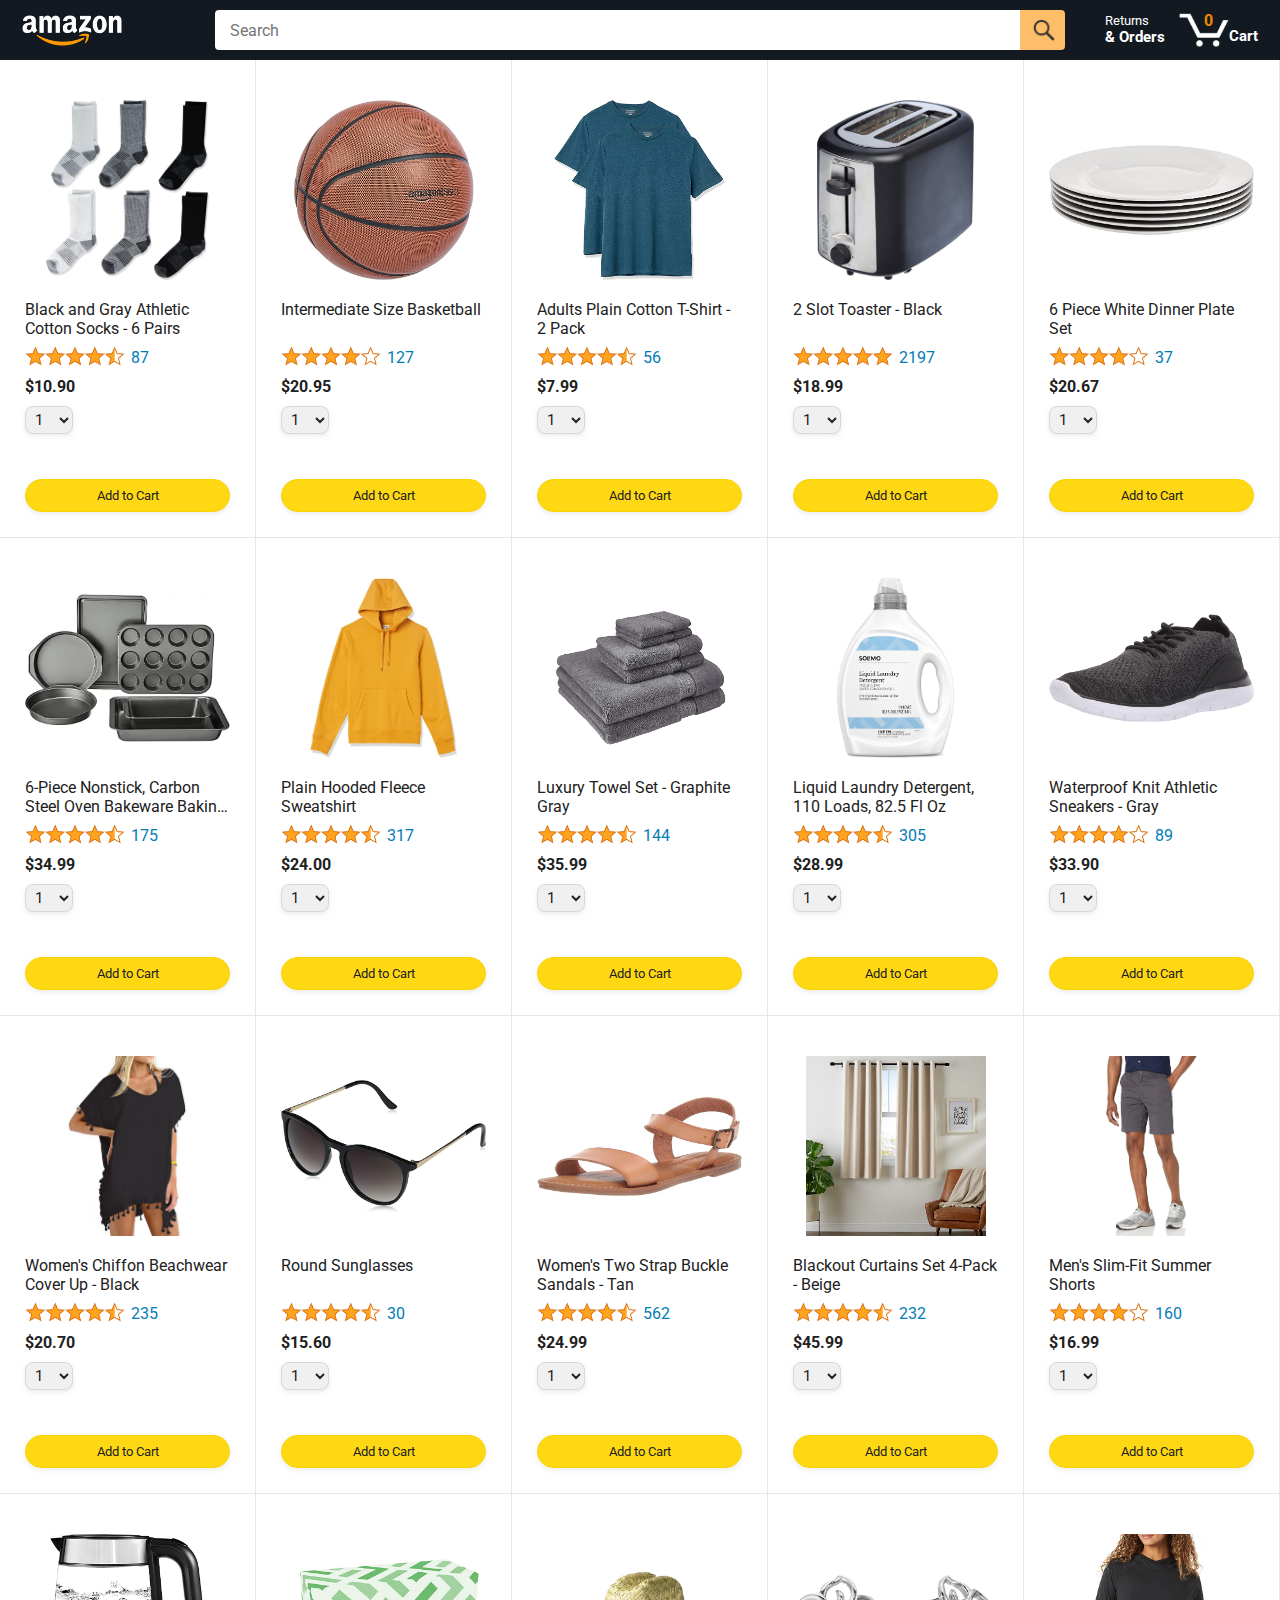
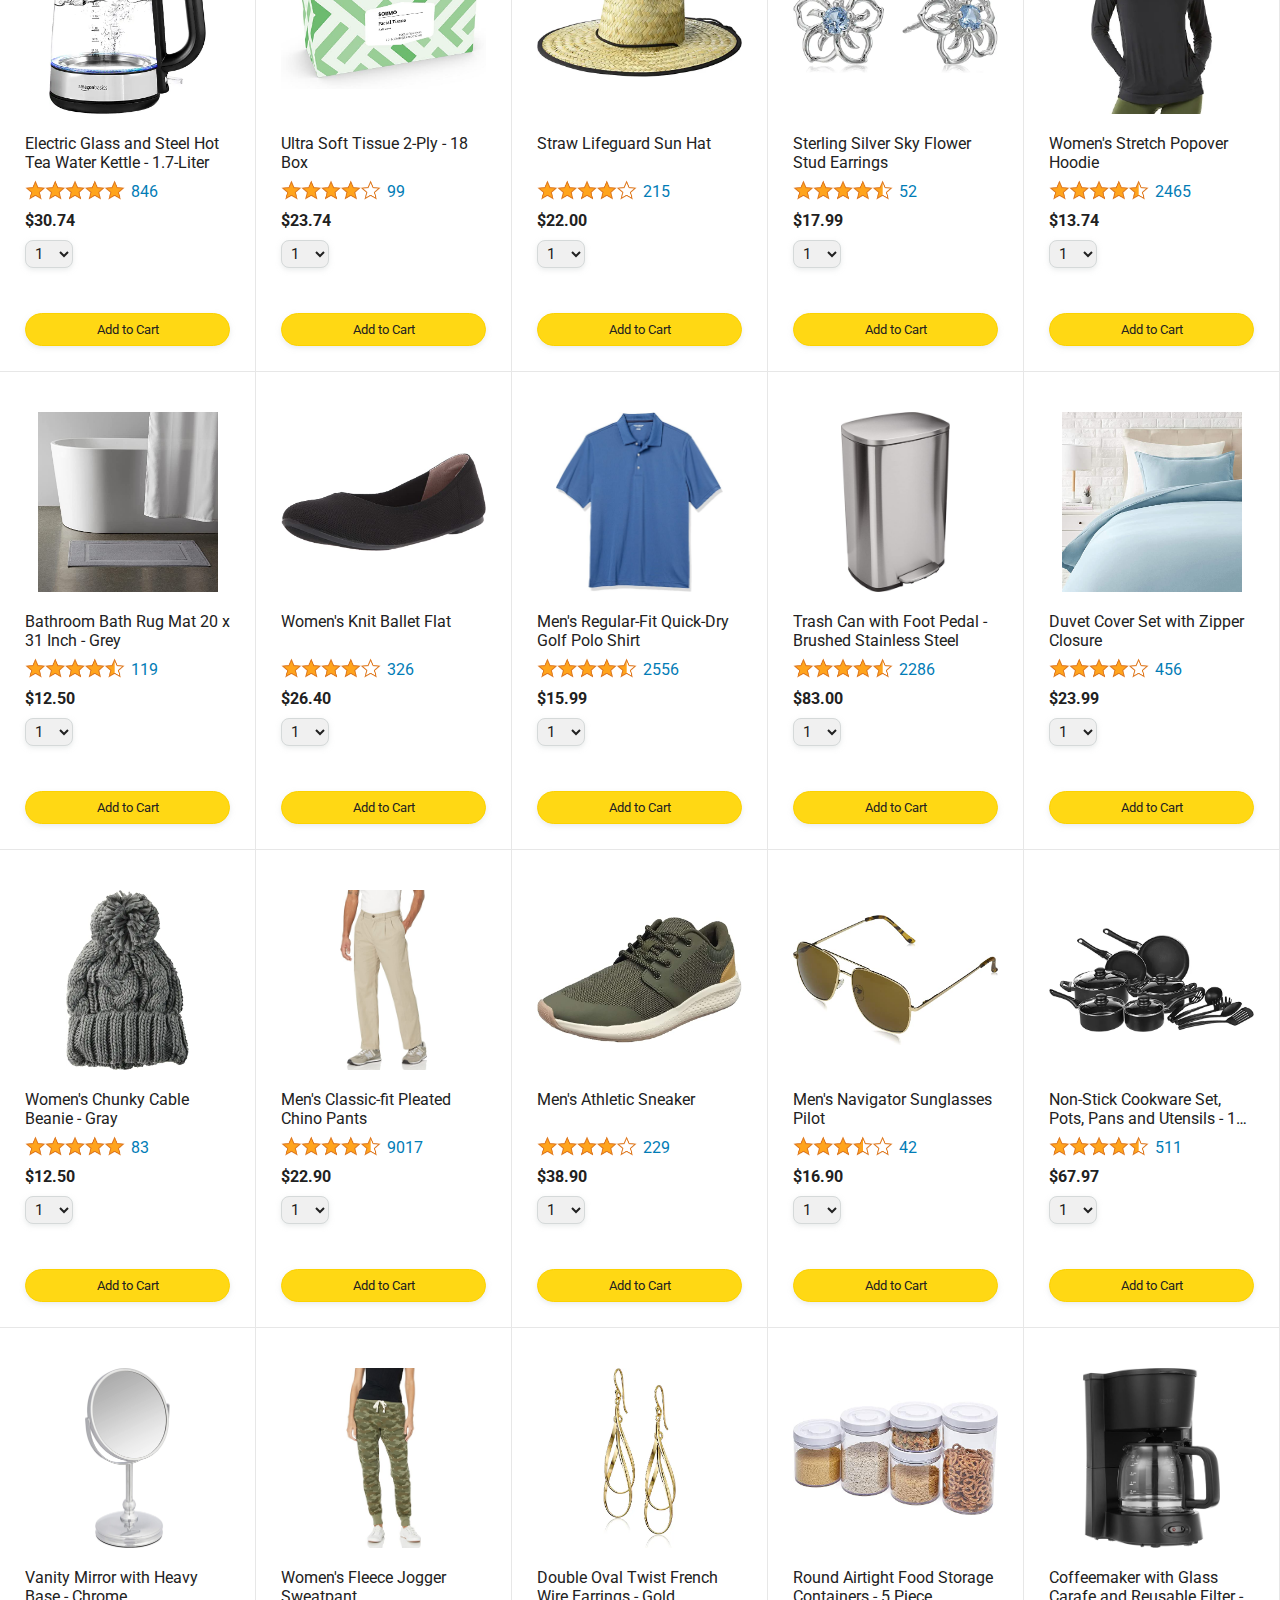
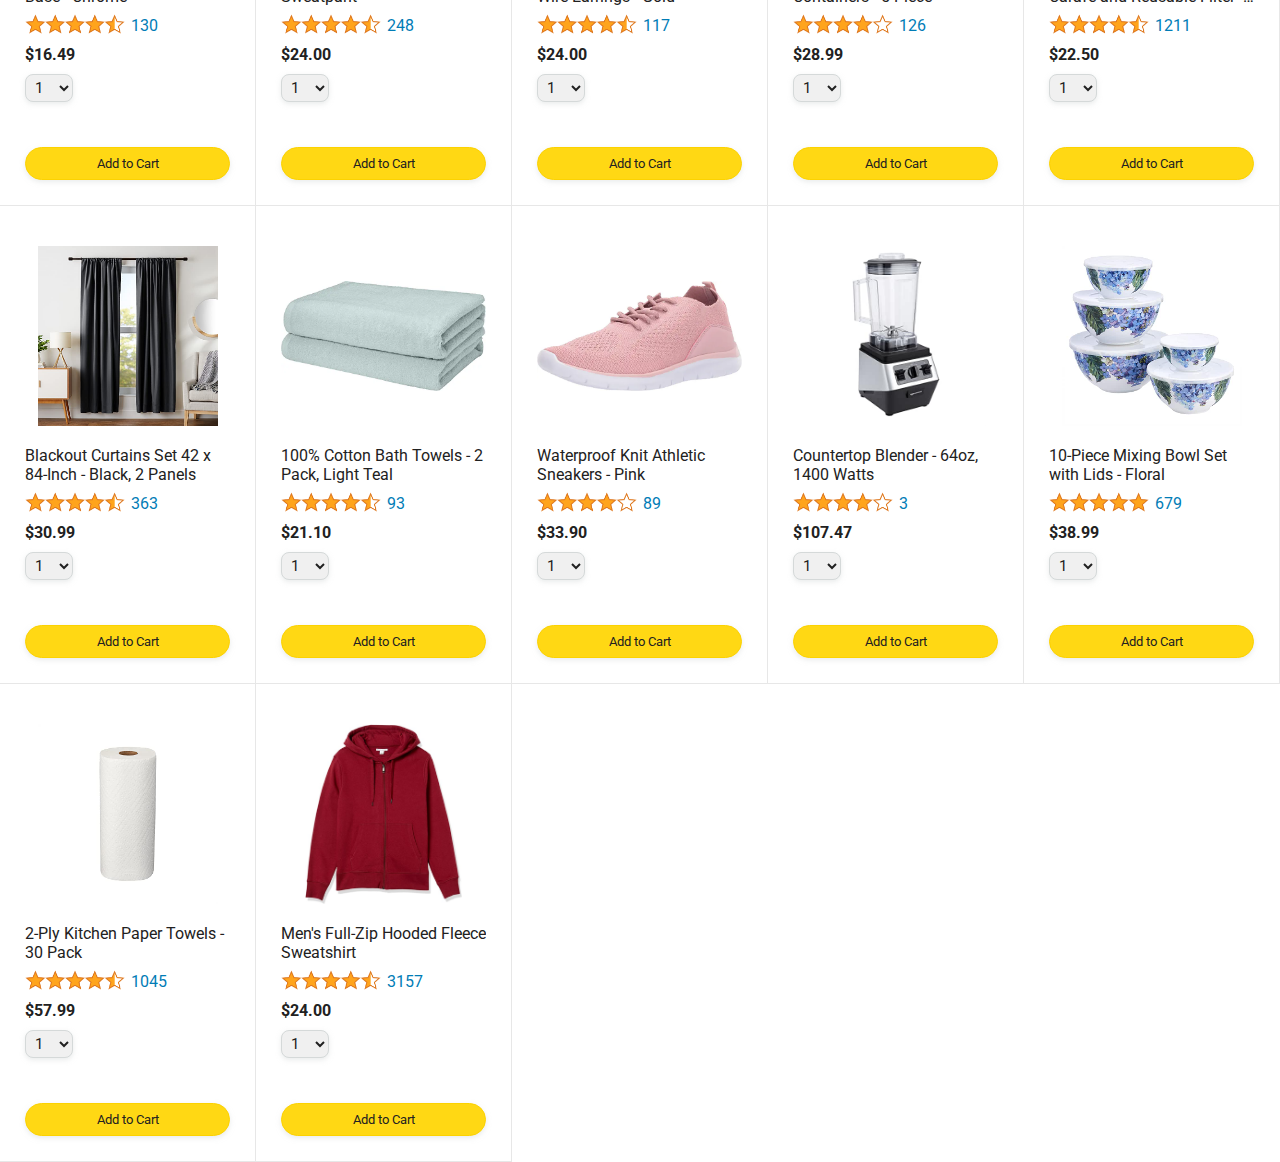
<file: index.html>
<!DOCTYPE html>
<html>
  <head>
    <title>Amazon Project</title>

    <!-- This code is needed for responsive design to work.
      (Responsive design = make the website look good on
      smaller screen sizes like a phone or a tablet). -->
    <meta name="viewport" content="width=device-width, initial-scale=1">

    <!-- Load a font called Roboto from Google Fonts. -->
    <link rel="preconnect" href="https://fonts.googleapis.com">
    <link rel="preconnect" href="https://fonts.gstatic.com" crossorigin>
    <link href="https://fonts.googleapis.com/css2?family=Roboto:wght@400;500;700&display=swap" rel="stylesheet">

    <!-- Here are the CSS files for this page. -->
    <link rel="stylesheet" href="styles/shared/general.css">
    <link rel="stylesheet" href="styles/shared/amazon-header.css">
    <link rel="stylesheet" href="styles/pages/amazon.css">
  </head>
  <body>
    <div class="amazon-header">
      <div class="amazon-header-left-section">
        <a href="index.html" class="header-link">
          <img class="amazon-logo"
            src="images/amazon-logo-white.png">
          <img class="amazon-mobile-logo"
            src="images/amazon-mobile-logo-white.png">
        </a>
      </div>

      <div class="amazon-header-middle-section">
        <input class="search-bar" type="text" placeholder="Search">

        <button class="search-button">
          <img class="search-icon" src="images/icons/search-icon.png">
        </button>
      </div>

      <div class="amazon-header-right-section">
        <a class="orders-link header-link" href="orders.html">
          <span class="returns-text">Returns</span>
          <span class="orders-text">& Orders</span>
        </a>

        <a class="cart-link header-link" href="checkout.html">
          <img class="cart-icon" src="images/icons/cart-icon.png">
          <div class="cart-quantity js-cart-quantity"></div>
          <div class="cart-text">Cart</div>
        </a>
      </div>
    </div>
    
    <div class="main">
      <div class="products-grid js-products-grid"></div>
    </div>

    <script type="module" src="Scripts/amazon.js"></script>
  </body>
</html>
</file>
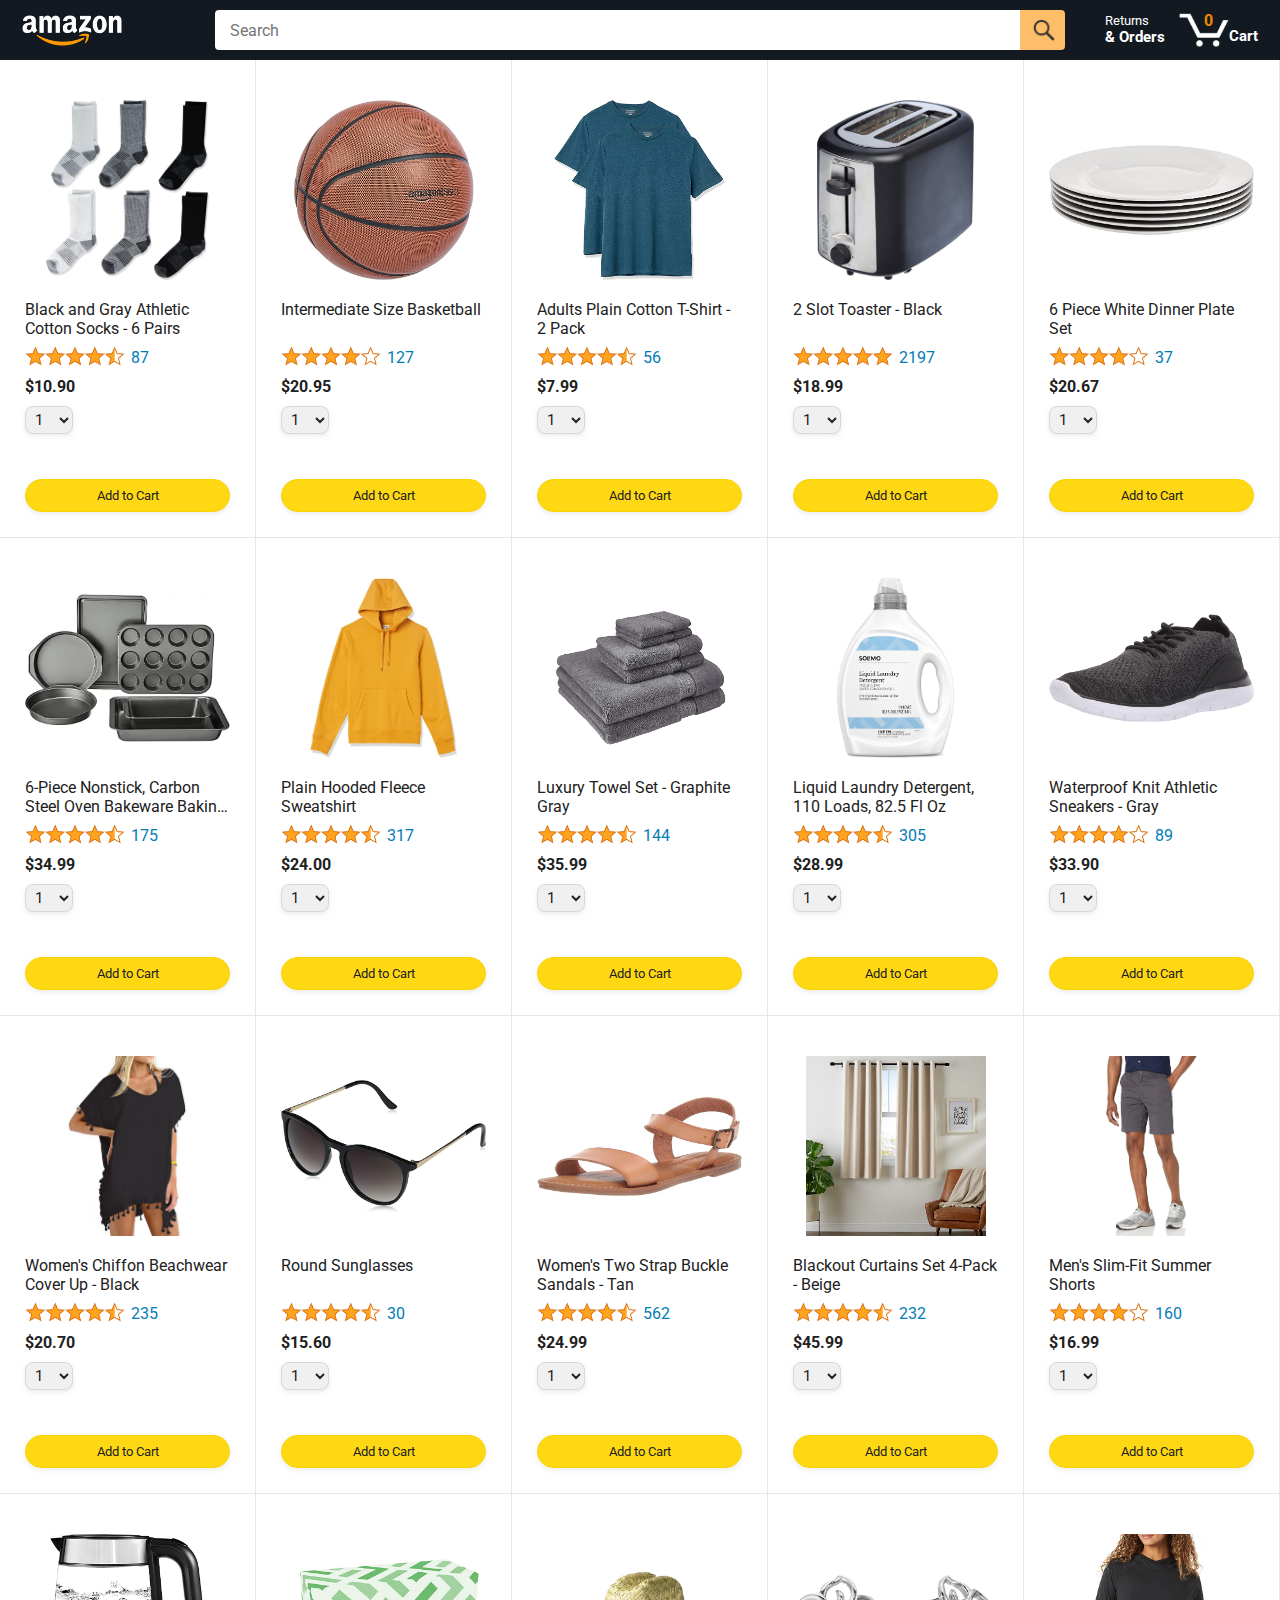
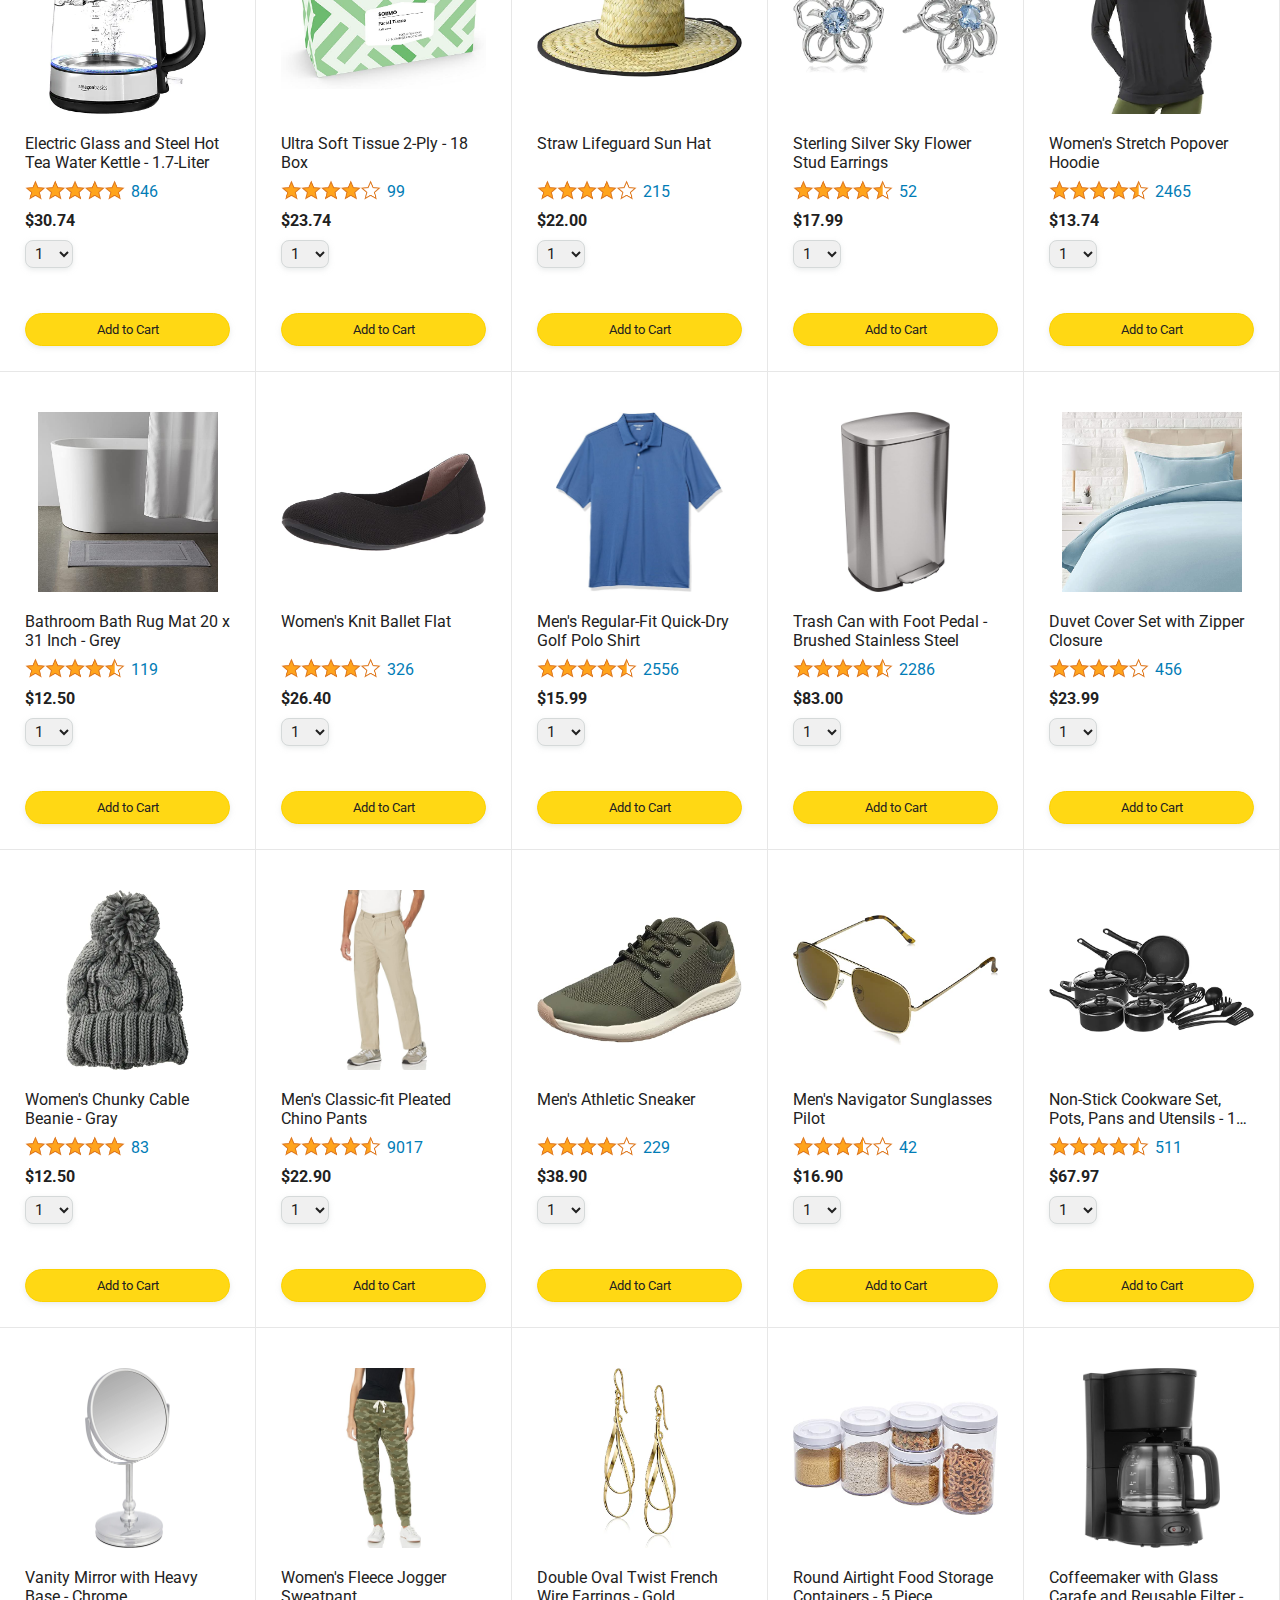
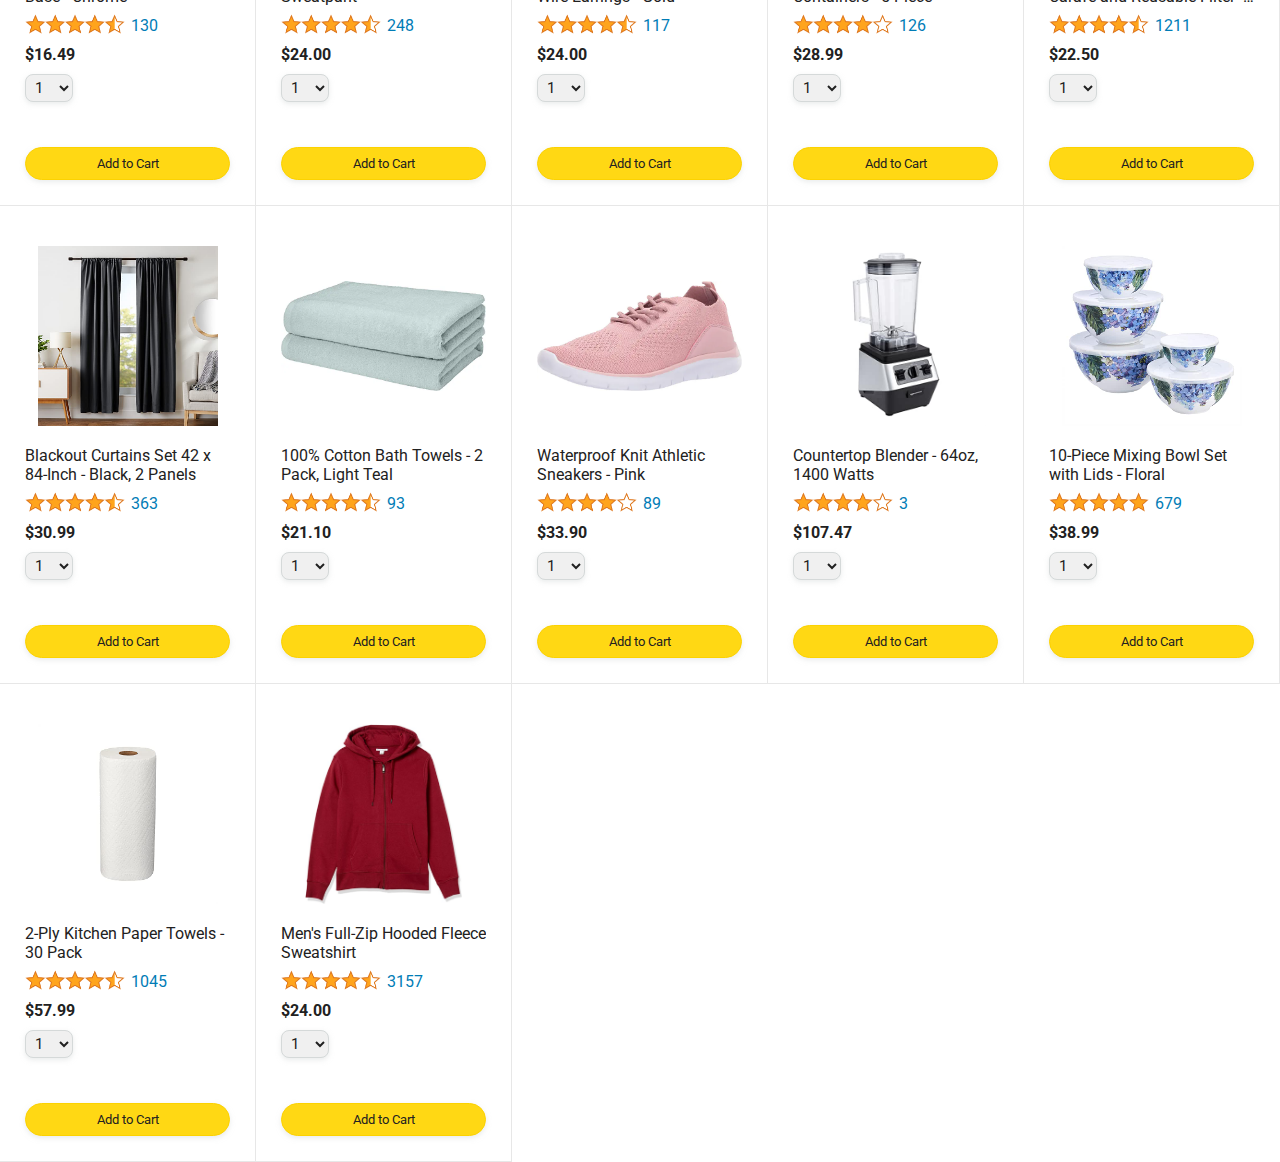
<file: amazon.html>
<!DOCTYPE html>
<html>
  <head>
    <title>Amazon Project</title>

    <!-- This code is needed for responsive design to work.
      (Responsive design = make the website look good on
      smaller screen sizes like a phone or a tablet). -->
    <meta name="viewport" content="width=device-width, initial-scale=1">

    <!-- Load a font called Roboto from Google Fonts. -->
    <link rel="preconnect" href="https://fonts.googleapis.com">
    <link rel="preconnect" href="https://fonts.gstatic.com" crossorigin>
    <link href="https://fonts.googleapis.com/css2?family=Roboto:wght@400;500;700&display=swap" rel="stylesheet">

    <!-- Here are the CSS files for this page. -->
    <link rel="stylesheet" href="styles/shared/general.css">
    <link rel="stylesheet" href="styles/shared/amazon-header.css">
    <link rel="stylesheet" href="styles/pages/amazon.css">
  </head>
  <body>
    <div class="amazon-header">
      <div class="amazon-header-left-section">
        <a href="amazon.html" class="header-link">
          <img class="amazon-logo"
            src="images/amazon-logo-white.png">
          <img class="amazon-mobile-logo"
            src="images/amazon-mobile-logo-white.png">
        </a>
      </div>

      <div class="amazon-header-middle-section">
        <input class="search-bar" type="text" placeholder="Search">

        <button class="search-button">
          <img class="search-icon" src="images/icons/search-icon.png">
        </button>
      </div>

      <div class="amazon-header-right-section">
        <a class="orders-link header-link" href="orders.html">
          <span class="returns-text">Returns</span>
          <span class="orders-text">& Orders</span>
        </a>

        <a class="cart-link header-link" href="checkout.html">
          <img class="cart-icon" src="images/icons/cart-icon.png">
          <div class="cart-quantity js-cart-quantity"></div>
          <div class="cart-text">Cart</div>
        </a>
      </div>
    </div>
    
    <div class="main">
      <div class="products-grid js-products-grid"></div>
    </div>

    <script type="module" src="Scripts/amazon.js"></script>
  </body>
</html>
</file>
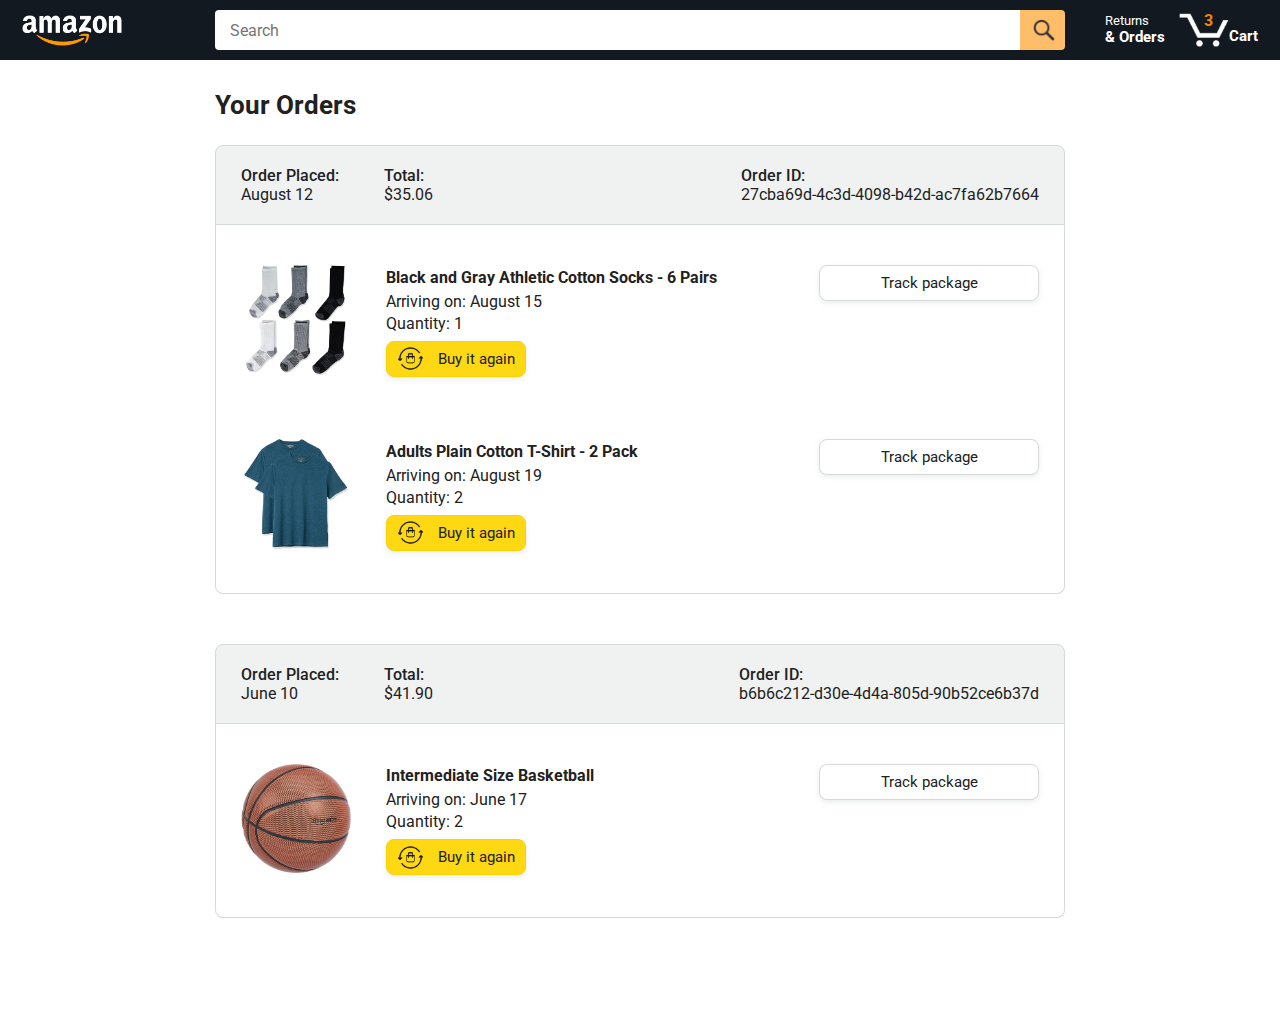
<file: orders.html>
<!DOCTYPE html>
<html>
  <head>
    <title>Orders</title>

    <!-- This code is needed for responsive design to work.
      (Responsive design = make the website look good on
      smaller screen sizes like a phone or a tablet). -->
    <meta name="viewport" content="width=device-width, initial-scale=1">

    <!-- Load a font called Roboto from Google Fonts. -->
    <link rel="preconnect" href="https://fonts.googleapis.com">
    <link rel="preconnect" href="https://fonts.gstatic.com" crossorigin>
    <link href="https://fonts.googleapis.com/css2?family=Roboto:wght@400;500;700&display=swap" rel="stylesheet">

    <!-- Here are the CSS files for this page. -->
    <link rel="stylesheet" href="styles/shared/general.css">
    <link rel="stylesheet" href="styles/shared/amazon-header.css">
    <link rel="stylesheet" href="styles/pages/orders.css">
  </head>
  <body>
    <div class="amazon-header">
      <div class="amazon-header-left-section">
        <a href="amazon.html" class="header-link">
          <img class="amazon-logo"
            src="images/amazon-logo-white.png">
          <img class="amazon-mobile-logo"
            src="images/amazon-mobile-logo-white.png">
        </a>
      </div>

      <div class="amazon-header-middle-section">
        <input class="search-bar" type="text" placeholder="Search">

        <button class="search-button">
          <img class="search-icon" src="images/icons/search-icon.png">
        </button>
      </div>

      <div class="amazon-header-right-section">
        <a class="orders-link header-link" href="orders.html">
          <span class="returns-text">Returns</span>
          <span class="orders-text">& Orders</span>
        </a>

        <a class="cart-link header-link" href="checkout.html">
          <img class="cart-icon" src="images/icons/cart-icon.png">
          <div class="cart-quantity">3</div>
          <div class="cart-text">Cart</div>
        </a>
      </div>
    </div>

    <div class="main">
      <div class="page-title">Your Orders</div>

      <div class="orders-grid">
        <div class="order-container">
          
          <div class="order-header">
            <div class="order-header-left-section">
              <div class="order-date">
                <div class="order-header-label">Order Placed:</div>
                <div>August 12</div>
              </div>
              <div class="order-total">
                <div class="order-header-label">Total:</div>
                <div>$35.06</div>
              </div>
            </div>

            <div class="order-header-right-section">
              <div class="order-header-label">Order ID:</div>
              <div>27cba69d-4c3d-4098-b42d-ac7fa62b7664</div>
            </div>
          </div>

          <div class="order-details-grid">
            <div class="product-image-container">
              <img src="images/products/athletic-cotton-socks-6-pairs.jpg">
            </div>

            <div class="product-details">
              <div class="product-name">
                Black and Gray Athletic Cotton Socks - 6 Pairs
              </div>
              <div class="product-delivery-date">
                Arriving on: August 15
              </div>
              <div class="product-quantity">
                Quantity: 1
              </div>
              <button class="buy-again-button button-primary">
                <img class="buy-again-icon" src="images/icons/buy-again.png">
                <span class="buy-again-message">Buy it again</span>
              </button>
            </div>

            <div class="product-actions">
              <a href="tracking.html">
                <button class="track-package-button button-secondary">
                  Track package
                </button>
              </a>
            </div>

            <div class="product-image-container">
              <img src="images/products/adults-plain-cotton-tshirt-2-pack-teal.jpg">
            </div>

            <div class="product-details">
              <div class="product-name">
                Adults Plain Cotton T-Shirt - 2 Pack
              </div>
              <div class="product-delivery-date">
                Arriving on: August 19
              </div>
              <div class="product-quantity">
                Quantity: 2
              </div>
              <button class="buy-again-button button-primary">
                <img class="buy-again-icon" src="images/icons/buy-again.png">
                <span class="buy-again-message">Buy it again</span>
              </button>
            </div>

            <div class="product-actions">
              <a href="tracking.html">
                <button class="track-package-button button-secondary">
                  Track package
                </button>
              </a>
            </div>
          </div>
        </div>

        <div class="order-container">

          <div class="order-header">
            <div class="order-header-left-section">
              <div class="order-date">
                <div class="order-header-label">Order Placed:</div>
                <div>June 10</div>
              </div>
              <div class="order-total">
                <div class="order-header-label">Total:</div>
                <div>$41.90</div>
              </div>
            </div>

            <div class="order-header-right-section">
              <div class="order-header-label">Order ID:</div>
              <div>b6b6c212-d30e-4d4a-805d-90b52ce6b37d</div>
            </div>
          </div>

          <div class="order-details-grid">
            <div class="product-image-container">
              <img src="images/products/intermediate-composite-basketball.jpg">
            </div>

            <div class="product-details">
              <div class="product-name">
                Intermediate Size Basketball
              </div>
              <div class="product-delivery-date">
                Arriving on: June 17
              </div>
              <div class="product-quantity">
                Quantity: 2
              </div>
              <button class="buy-again-button button-primary">
                <img class="buy-again-icon" src="images/icons/buy-again.png">
                <span class="buy-again-message">Buy it again</span>
              </button>
            </div>

            <div class="product-actions">
              <a href="tracking.html">
                <button class="track-package-button button-secondary">
                  Track package
                </button>
              </a>
            </div>
          </div>
        </div>
      </div>
    </div>
  </body>
</html>
</file>
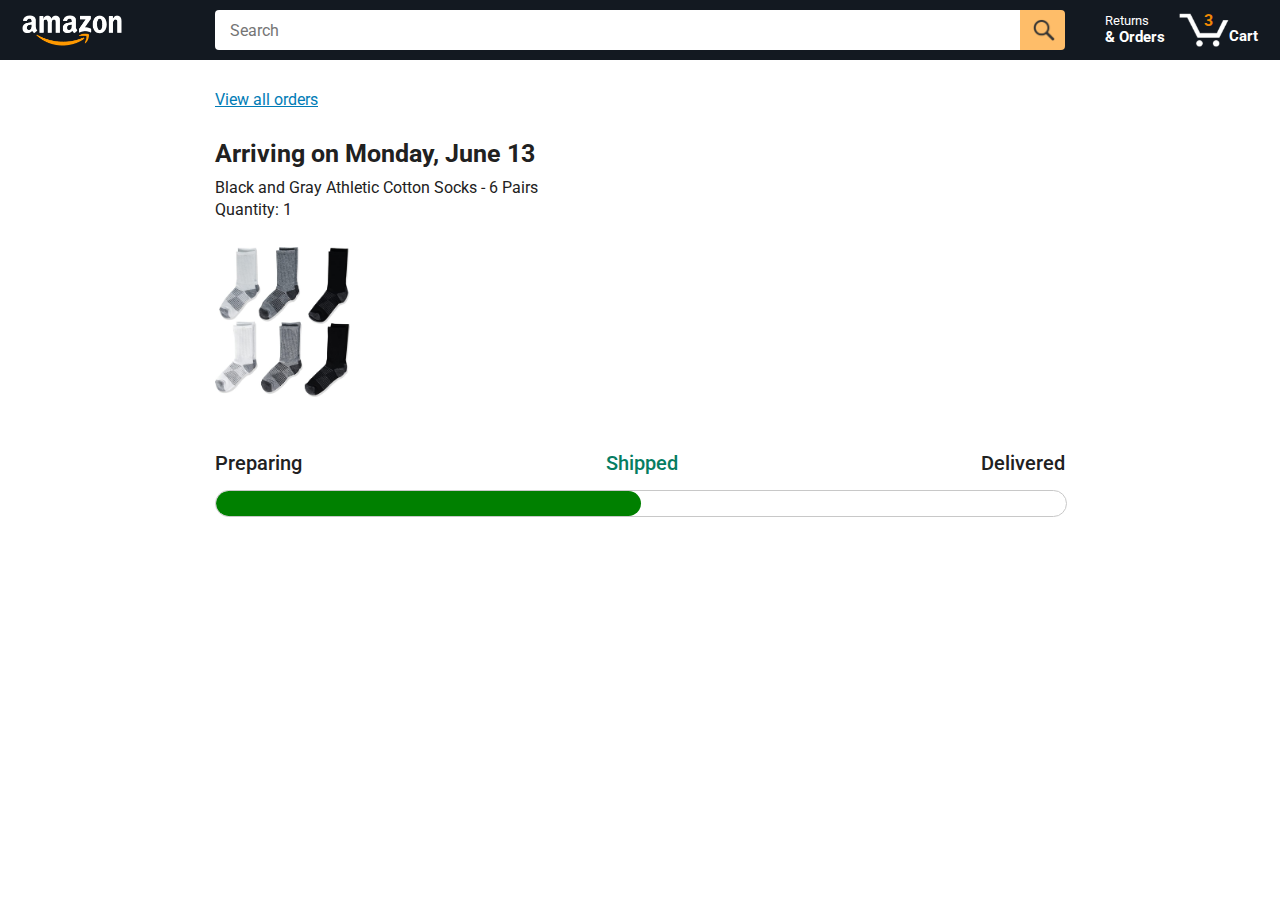
<file: tracking.html>
<!DOCTYPE html>
<html>
  <head>
    <title>Tracking</title>

    <!-- This code is needed for responsive design to work.
      (Responsive design = make the website look good on
      smaller screen sizes like a phone or a tablet). -->
    <meta name="viewport" content="width=device-width, initial-scale=1">

    <!-- Load a font called Roboto from Google Fonts. -->
    <link rel="preconnect" href="https://fonts.googleapis.com">
    <link rel="preconnect" href="https://fonts.gstatic.com" crossorigin>
    <link href="https://fonts.googleapis.com/css2?family=Roboto:wght@400;500;700&display=swap" rel="stylesheet">

    <!-- Here are the CSS files for this page. -->
    <link rel="stylesheet" href="styles/shared/general.css">
    <link rel="stylesheet" href="styles/shared/amazon-header.css">
    <link rel="stylesheet" href="styles/pages/tracking.css">
  </head>
  <body>
    <div class="amazon-header">
      <div class="amazon-header-left-section">
        <a href="amazon.html" class="header-link">
          <img class="amazon-logo"
            src="images/amazon-logo-white.png">
          <img class="amazon-mobile-logo"
            src="images/amazon-mobile-logo-white.png">
        </a>
      </div>

      <div class="amazon-header-middle-section">
        <input class="search-bar" type="text" placeholder="Search">

        <button class="search-button">
          <img class="search-icon" src="images/icons/search-icon.png">
        </button>
      </div>

      <div class="amazon-header-right-section">
        <a class="orders-link header-link" href="orders.html">
          <span class="returns-text">Returns</span>
          <span class="orders-text">& Orders</span>
        </a>

        <a class="cart-link header-link" href="checkout.html">
          <img class="cart-icon" src="images/icons/cart-icon.png">
          <div class="cart-quantity">3</div>
          <div class="cart-text">Cart</div>
        </a>
      </div>
    </div>

    <div class="main">
      <div class="order-tracking">
        <a class="back-to-orders-link link-primary" href="orders.html">
          View all orders
        </a>

        <div class="delivery-date">
          Arriving on Monday, June 13
        </div>

        <div class="product-info">
          Black and Gray Athletic Cotton Socks - 6 Pairs
        </div>

        <div class="product-info">
          Quantity: 1
        </div>

        <img class="product-image" src="images/products/athletic-cotton-socks-6-pairs.jpg">

        <div class="progress-labels-container">
          <div class="progress-label">
            Preparing
          </div>
          <div class="progress-label current-status">
            Shipped
          </div>
          <div class="progress-label">
            Delivered
          </div>
        </div>

        <div class="progress-bar-container">
          <div class="progress-bar"></div>
        </div>
      </div>
    </div>
  </body>
</html>
</file>
<file: styles/shared/general.css>
body {
  font-family: Roboto, Arial;
  color: rgb(33, 33, 33);
  /* The <body> element has a default margin of 8px
     on all sides. This removes the default margins. */
  margin: 0;
}

/* <p> elements have a default margin on the top
   and bottom. This removes the default margins. */
p {
  margin: 0;
}

button {
  cursor: pointer;
}

select {
  cursor: pointer;
}

input, select, button {
  font-family: Roboto, Arial;
}

.button-primary {
  color: rgb(33, 33, 33);
  background-color: rgb(255, 216, 20);
  border: 1px solid rgb(252, 210, 0);
  border-radius: 8px;
  cursor: pointer;
  box-shadow: 0 2px 5px rgba(213, 217, 217, 0.5);
}

.button-primary:hover {
  background-color: rgb(247, 202, 0);
  border: 1px solid rgb(242, 194, 0);
}

.button-primary:active {
  background: rgb(255, 216, 20);
  border-color: rgb(252, 210, 0);
  box-shadow: none;
}

.button-secondary {
  color: rgb(33, 33, 33);
  background: white;
  border: 1px solid rgb(213, 217, 217);
  border-radius: 8px;
  cursor: pointer;
  box-shadow: 0 2px 5px rgba(213, 217, 217, 0.5);
}

.button-secondary:hover {
  background-color: rgb(247, 250, 250);
}

.button-secondary:active {
  background-color: rgb(237, 253, 255);
  box-shadow: none;
}

/* These styles will limit text to 2 lines. Anything
   beyond 2 lines will be replaced with "..."
   You can find this code by using an A.I. tool or by
   searching in Google.
   https://css-tricks.com/almanac/properties/l/line-clamp/ */
.limit-text-to-2-lines {
  display: -webkit-box;
  -webkit-line-clamp: 2;
  -webkit-box-orient: vertical;
  overflow: hidden;
}

.link-primary {
  color: rgb(1, 124, 182);
  cursor: pointer;
}

.link-primary:hover {
  color: rgb(196, 80, 0);
}

/* Styles for dropdown selectors. */
select {
  color: rgb(33, 33, 33);
  background-color: rgb(240, 240, 240);
  border: 1px solid rgb(213, 217, 217);
  border-radius: 8px;
  padding: 3px 5px;
  font-size: 15px;
  cursor: pointer;
  box-shadow: 0 2px 5px rgba(213, 217, 217, 0.5);
}

select:focus,
input:focus {
  outline: 2px solid rgb(255, 153, 0);
}
</file>
<file: styles/shared/amazon-header.css>
.amazon-header {
  background-color: rgb(19, 25, 33);
  color: white;
  padding-left: 15px;
  padding-right: 15px;

  display: flex;
  align-items: center;
  justify-content: space-between;

  position: fixed;
  top: 0;
  left: 0;
  right: 0;
  height: 60px;
}

.amazon-header-left-section {
  width: 180px;
}

@media (max-width: 800px) {
  .amazon-header-left-section {
    width: unset;
  }
}

.header-link {
  display: inline-block;
  padding: 6px;
  border-radius: 2px;
  cursor: pointer;
  text-decoration: none;
  border: 1px solid rgba(0, 0, 0, 0);
}

.header-link:hover {
  border: 1px solid white;
}

.amazon-logo {
  width: 100px;
  margin-top: 5px;
}

.amazon-mobile-logo {
  display: none;
}

@media (max-width: 575px) {
  .amazon-logo {
    display: none;
  }

  .amazon-mobile-logo {
    display: block;
    height: 35px;
    margin-top: 5px;
  }
}

.amazon-header-middle-section {
  flex: 1;
  max-width: 850px;
  margin-left: 10px;
  margin-right: 10px;
  display: flex;
}

.search-bar {
  flex: 1;
  width: 0;
  font-size: 16px;
  height: 38px;
  padding-left: 15px;
  border: none;
  border-top-left-radius: 4px;
  border-bottom-left-radius: 4px;
  border-top-right-radius: 0;
  border-bottom-right-radius: 0;
}

.search-button {
  background-color: rgb(254, 189, 105);
  border: none;
  width: 45px;
  height: 40px;
  border-top-right-radius: 4px;
  border-bottom-right-radius: 4px;
  flex-shrink: 0;
}

.search-icon {
  height: 22px;
  margin-left: 2px;
  margin-top: 3px;
}

.amazon-header-right-section {
  width: 180px;
  flex-shrink: 0;
  display: flex;
  justify-content: end;
}

.orders-link {
  color: white;
}

.returns-text {
  display: block;
  font-size: 13px;
}

.orders-text {
  display: block;
  font-size: 15px;
  font-weight: 700;
}

.cart-link {
  color: white;
  display: flex;
  align-items: center;
  position: relative;
}

.cart-icon {
  width: 50px;
}

.cart-text {
  margin-top: 12px;
  font-size: 15px;
  font-weight: 700;
}

.cart-quantity {
  color: rgb(240, 136, 4);
  font-size: 16px;
  font-weight: 700;

  position: absolute;
  top: 4px;
  left: 22px;
  
  width: 26px;
  text-align: center;
}
</file>
<file: styles/pages/amazon.css>
.main {
  margin-top: 60px;
}

.products-grid {
  display: grid;

  /* - In CSS Grid, 1fr means a column will take up the
       remaining space in the grid.
     - If we write 1fr 1fr ... 1fr; 8 times, this will
       divide the grid into 8 columns, each taking up an
       equal amount of the space.
     - repeat(8, 1fr); is a shortcut for repeating "1fr"
       8 times (instead of typing out "1fr" 8 times).
       repeat(...) is a special property that works with
       display: grid; */
  grid-template-columns: repeat(8, 1fr);
}

/* @media is used to create responsive design (making the
   website look good on any screen size). This @media
   means when the screen width is 2000px or less, we
   will divide the grid into 7 columns instead of 8. */
@media (max-width: 2000px) {
  .products-grid {
    grid-template-columns: repeat(7, 1fr);
  }
}

/* This @media means when the screen width is 1600px or
   less, we will divide the grid into 6 columns. */
@media (max-width: 1600px) {
  .products-grid {
    grid-template-columns: repeat(6, 1fr);
  }
}

@media (max-width: 1300px) {
  .products-grid {
    grid-template-columns: repeat(5, 1fr);
  }
}

@media (max-width: 1000px) {
  .products-grid {
    grid-template-columns: repeat(4, 1fr);
  }
}

@media (max-width: 800px) {
  .products-grid {
    grid-template-columns: repeat(3, 1fr);
  }
}

@media (max-width: 575px) {
  .products-grid {
    grid-template-columns: repeat(2, 1fr);
  }
}

@media (max-width: 450px) {
  .products-grid {
    grid-template-columns: 1fr;
  }
}

.product-container {
  padding-top: 40px;
  padding-bottom: 25px;
  padding-left: 25px;
  padding-right: 25px;

  border-right: 1px solid rgb(231, 231, 231);
  border-bottom: 1px solid rgb(231, 231, 231);

  display: flex;
  flex-direction: column;
}

.product-image-container {
  display: flex;
  justify-content: center;
  align-items: center;

  height: 180px;
  margin-bottom: 20px;
}

.product-image {
  /* Images will overflow their container by default. To
    prevent this, we set max-width and max-height to 100%
    so they stay inside their container. */
  max-width: 100%;
  max-height: 100%;
}

.product-name {
  height: 40px;
  margin-bottom: 5px;
}

.product-rating-container {
  display: flex;
  align-items: center;
  margin-bottom: 10px;
}

.product-rating-stars {
  width: 100px;
  margin-right: 6px;
}

.product-rating-count {
  color: rgb(1, 124, 182);
  cursor: pointer;
  margin-top: 3px;
}

.product-price {
  font-weight: 700;
  margin-bottom: 10px;
}

.product-quantity-container {
  margin-bottom: 17px;
}

.product-spacer {
  flex: 1;
}

.added-to-cart {
  color: rgb(6, 125, 98);
  font-size: 16px;

  display: flex;
  align-items: center;
  margin-bottom: 8px;

  /* At first, the "Added to cart" message will
     be invisible. Use JavaScript to change the
     opacity and make it visible. */
  opacity: 0;
}

.css-added-message{opacity: 1;}

.added-to-cart img {
  height: 20px;
  margin-right: 5px;
}

.add-to-cart-button {
  width: 100%;
  padding: 8px;
  border-radius: 50px;
}
</file>
<file: styles/pages/orders.css>
.main {
  max-width: 850px;
  margin-top: 90px;
  margin-bottom: 100px;
  padding-left: 20px;
  padding-right: 20px;

  /* margin-left: auto;
     margin-right auto;
     Is a trick for centering an element horizontally
     without needing a container. */
  margin-left: auto;
  margin-right: auto;
}

.page-title {
  font-weight: 700;
  font-size: 26px;
  margin-bottom: 25px;
}

.orders-grid {
  display: grid;
  grid-template-columns: 1fr;
  row-gap: 50px;
}

.order-header {
  background-color: rgb(240, 242, 242);
  border: 1px solid rgb(213, 217, 217);

  display: flex;
  align-items: center;
  justify-content: space-between;

  padding: 20px 25px;
  border-top-left-radius: 8px;
  border-top-right-radius: 8px;
}

.order-header-left-section {
  display: flex;
  flex-shrink: 0;
}

.order-header-label {
  font-weight: 500;
}

.order-date,
.order-total {
  margin-right: 45px;
}

.order-header-right-section {
  flex-shrink: 1;
}

@media (max-width: 575px) {
  .order-header {
    flex-direction: column;
    align-items: start;
    line-height: 23px;
    padding: 15px;
  }

  .order-header-left-section {
    flex-direction: column;
  }

  .order-header-label {
    margin-right: 5px;
  }

  .order-date,
  .order-total {
    display: grid;
    grid-template-columns: auto 1fr;
    margin-right: 0;
  }

  .order-header-right-section {
    display: grid;
    grid-template-columns: auto 1fr;
  }
}

.order-details-grid {
  padding: 40px 25px;
  border: 1px solid rgb(213, 217, 217);
  border-top: none;
  border-bottom-left-radius: 8px;
  border-bottom-right-radius: 8px;

  display: grid;
  grid-template-columns: 110px 1fr 220px;
  column-gap: 35px;
  row-gap: 60px;
  align-items: center;
}

@media (max-width: 800px) {
  .order-details-grid {
    grid-template-columns: 110px 1fr;
    row-gap: 0;
    padding-bottom: 8px;
  }
}

@media (max-width: 450px) {
  .order-details-grid {
    grid-template-columns: 1fr;
  }
}

.product-image-container {
  text-align: center;
}

.product-image-container img {
  max-width: 110px;
  max-height: 110px;
}

.product-name {
  font-weight: 700;
  margin-bottom: 5px;
}

.product-delivery-date {
  margin-bottom: 3px;
}

.product-quantity {
  margin-bottom: 8px;
}

.buy-again-button {
  font-size: 15px;
  width: 140px;
  height: 36px;
  border-radius: 8px;

  display: flex;
  align-items: center;
  justify-content: center;
}

.buy-again-icon {
  width: 25px;
  margin-right: 15px;
}

.product-actions {
  align-self: start;
}

.track-package-button {
  width: 100%;
  font-size: 15px;
  padding: 8px;
}

@media (max-width: 800px) {
  .buy-again-button {
    margin-bottom: 10px;
  }

  .product-actions {
    /* grid-column: 2 means this element will be placed
       in column 2 in the grid. (Normally, the column that
       an element is placed in is determined by the order
       of the elements in the HTML. grid-column overrides
       this default ordering). */
    grid-column: 2;
    margin-bottom: 30px;
  }

  .track-package-button {
    width: 140px;
  }
}

@media (max-width: 450px) {
  .product-image-container {
    text-align: center;
    margin-bottom: 25px;
  }

  .product-image-container img {
    max-width: 150px;
    max-height: 150px;
  }

  .product-name {
    margin-bottom: 10px;
  }

  .product-quantity {
    margin-bottom: 15px;
  }

  .buy-again-button {
    width: 100%;
    margin-bottom: 15px;
  }

  .product-actions {
    /* grid-column: auto; undos grid-column: 2; from above.
       This element will now be placed in its normal column
       in the grid. */
    grid-column: auto;
    margin-bottom: 70px;
  }

  .track-package-button {
    width: 100%;
    padding: 12px;
  }
}
</file>
<file: styles/pages/tracking.css>
.main {
  max-width: 850px;
  margin-top: 90px;
  margin-bottom: 100px;
  padding-left: 30px;
  padding-right: 30px;

  /* margin-left: auto;
     margin-right auto;
     Is a trick for centering an element horizontally
     without needing a container. */
  margin-left: auto;
  margin-right: auto;
}

.back-to-orders-link {
  display: inline-block;
  margin-bottom: 30px;
}

.delivery-date {
  font-size: 25px;
  font-weight: 700;
  margin-bottom: 10px;
}

.product-info {
  margin-bottom: 3px;
}

.product-image {
  max-width: 150px;
  max-height: 150px;
  margin-top: 25px;
  margin-bottom: 50px;
}

.progress-labels-container {
  display: flex;
  justify-content: space-between;
  font-size: 20px;
  font-weight: 500;
  margin-bottom: 15px;
}

.current-status {
  color: rgb(6, 125, 98);
}

@media (max-width: 575px) {
  .progress-labels-container {
    font-size: 16px;
  }
}

@media (max-width: 450px) {
  .progress-labels-container {
    flex-direction: column;
    margin-bottom: 5px;
  }

  .progress-label {
    margin-bottom: 3px;
  }
}

.progress-bar-container {
  height: 25px;
  width: 100%;

  border: 1px solid rgb(200, 200, 200);
  border-radius: 50px;
  overflow: hidden;
}

.progress-bar {
  height: 100%;
  background-color: green;
  border-radius: 50px;
  width: 50%;
}
</file>
